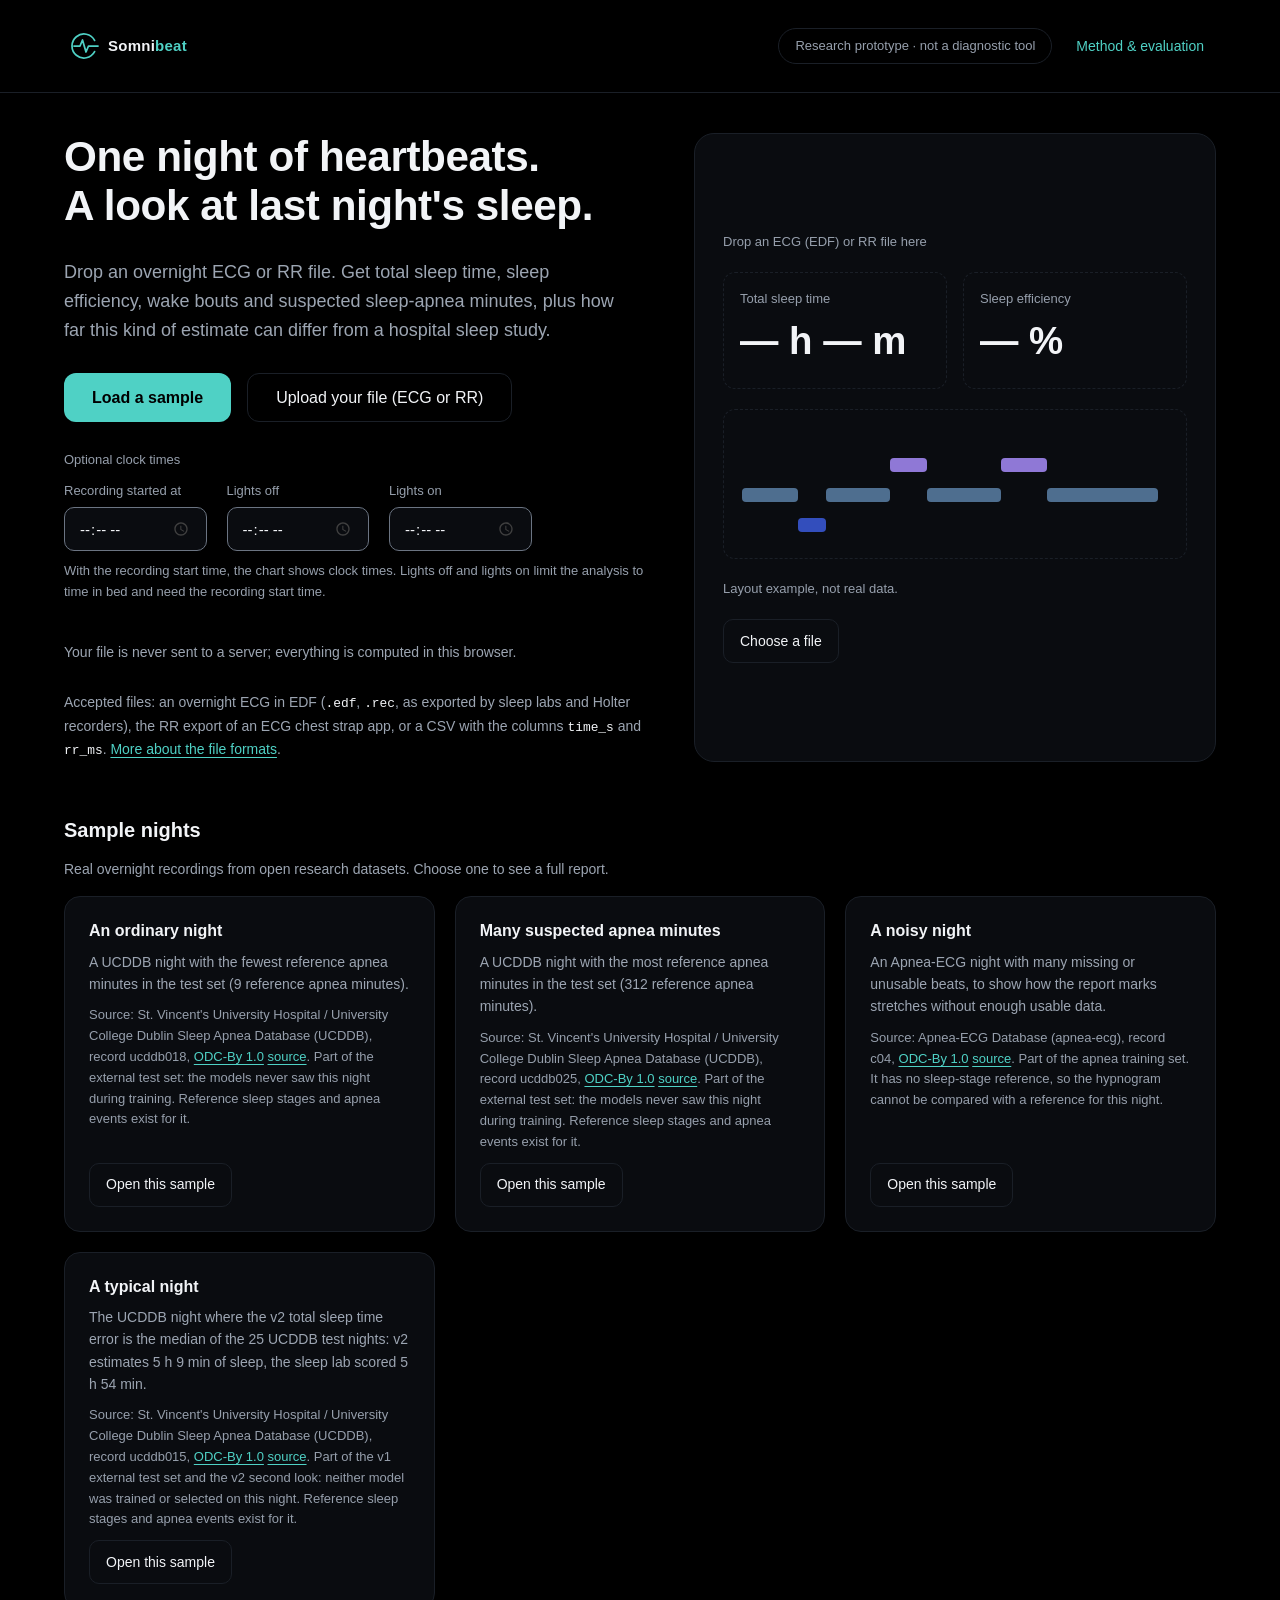
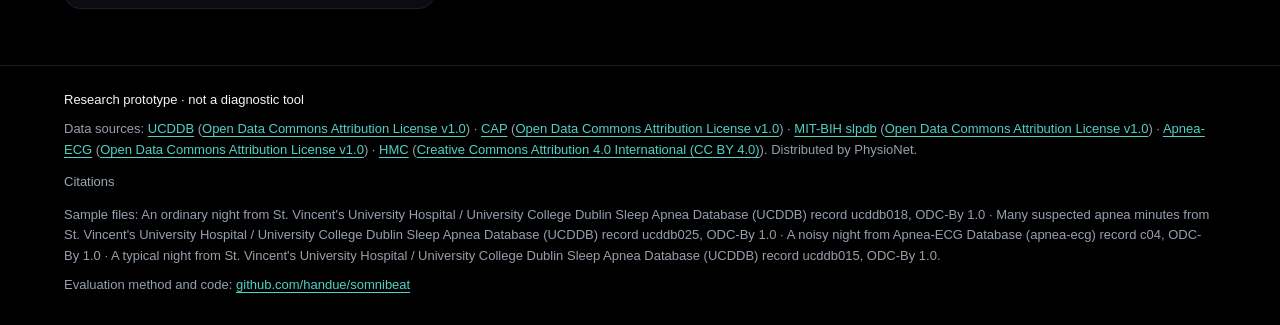
<file: web/index.html>
<!doctype html>
<html lang="en">
<head>
<meta charset="utf-8">
<meta name="viewport" content="width=device-width, initial-scale=1">
<meta name="color-scheme" content="dark">
<meta name="theme-color" content="#000000">
<meta name="description" content="Somnibeat estimates total sleep time, sleep efficiency, wake bouts and suspected apnea minutes from one night of heartbeat (RR) intervals, computed entirely in your browser. Research prototype, not a diagnostic tool.">
<title>Somnibeat</title>
<link rel="icon" href="assets/favicon.svg" type="image/svg+xml">
<link rel="stylesheet" href="css/app.css">
<script type="module" src="js/app.js"></script>
</head>
<body>
<a class="skip-link" href="#main">Skip to content</a>

<header class="site-header">
  <div class="wrap header-row">
    <a class="brand" href="#/" aria-label="Somnibeat, start page">
      <img class="brand-lockup" src="assets/somnibeat-lockup.svg" alt="Somnibeat" width="160" height="40">
    </a>
    <div class="header-right">
      <p class="notice-pill">Research prototype · not a diagnostic tool</p>
      <nav aria-label="Main">
        <a class="nav-link" href="#/method" data-nav="method" aria-label="Method &amp; evaluation"><span class="lbl-long">Method &amp; evaluation</span><span class="lbl-short">Method</span></a>
      </nav>
    </div>
  </div>
</header>

<main id="main" class="wrap" tabindex="-1">

  <!-- 1. Start -->
  <section class="screen screen-start" data-route="start" aria-labelledby="start-title" hidden>
    <div class="hero">
      <div class="hero-copy">
        <h1 id="start-title" tabindex="-1">One night of heartbeats.<br>A look at last night's sleep.</h1>
        <p class="lead">Drop an overnight ECG or RR file. Get total sleep time, sleep efficiency, wake bouts and suspected sleep-apnea minutes, plus how far this kind of estimate can differ from a hospital sleep study.</p>
        <div class="button-row">
          <button type="button" class="btn btn-primary" id="btn-samples">Load a sample</button>
          <button type="button" class="btn btn-secondary" id="btn-upload">Upload your file (ECG or RR)</button>
          <input type="file" id="file-input" accept=".edf,.rec,.csv,.txt,text/csv,text/plain" class="visually-hidden" tabindex="-1" aria-hidden="true">
        </div>
        <fieldset class="clock-fields">
          <legend>Optional clock times</legend>
          <div class="clock-grid">
            <div class="field">
              <label for="clock-start">Recording started at</label>
              <input id="clock-start" type="time" aria-describedby="clock-message clock-help">
            </div>
            <div class="field">
              <label for="clock-off">Lights off</label>
              <input id="clock-off" type="time" aria-describedby="clock-message clock-help">
            </div>
            <div class="field">
              <label for="clock-on">Lights on</label>
              <input id="clock-on" type="time" aria-describedby="clock-message clock-help">
            </div>
          </div>
          <p id="clock-help" class="caption">With the recording start time, the chart shows clock times. Lights off and lights on limit the analysis to time in bed and need the recording start time.</p>
          <p id="clock-message" class="inline-message" role="status" aria-live="polite"></p>
        </fieldset>
        <p class="body-muted small">Your file is never sent to a server; everything is computed in this browser.</p>
        <p class="body-muted small">Accepted files: an overnight ECG in EDF (<code>.edf</code>, <code>.rec</code>, as exported by sleep labs and Holter recorders), the RR export of an ECG chest strap app, or a CSV with the columns <code>time_s</code> and <code>rr_ms</code>. <a href="https://github.com/handue/somnibeat#from-an-ecg-recording-to-the-rr-file" target="_blank" rel="noopener">More about the file formats</a>.</p>
      </div>

      <div class="card drop-zone" id="drop-zone">
        <div class="caption">Drop an ECG (EDF) or RR file here</div>
        <div class="preview-tiles" aria-hidden="true">
          <div class="preview-tile"><div class="caption">Total sleep time</div><div class="preview-value num">— h — m</div></div>
          <div class="preview-tile"><div class="caption">Sleep efficiency</div><div class="preview-value num">— %</div></div>
        </div>
        <div class="preview-chart" aria-hidden="true">
          <span style="--x:4%;--w:12%;--row:2" class="pv pv-light"></span>
          <span style="--x:16%;--w:6%;--row:3" class="pv pv-deep"></span>
          <span style="--x:22%;--w:14%;--row:2" class="pv pv-light"></span>
          <span style="--x:36%;--w:8%;--row:1" class="pv pv-rem"></span>
          <span style="--x:44%;--w:16%;--row:2" class="pv pv-light"></span>
          <span style="--x:60%;--w:10%;--row:1" class="pv pv-rem"></span>
          <span style="--x:70%;--w:24%;--row:2" class="pv pv-light"></span>
        </div>
        <div class="caption">Layout example, not real data.</div>
        <button type="button" class="btn btn-secondary btn-small" id="btn-drop-browse">Choose a file</button>
      </div>
    </div>

    <section class="samples" id="samples" aria-labelledby="samples-title" tabindex="-1">
      <h2 id="samples-title">Sample nights</h2>
      <p class="body-muted small">Real overnight recordings from open research datasets. Choose one to see a full report.</p>
      <div class="sample-grid" id="sample-grid">
        <p class="body-muted small" id="samples-status">Loading samples…</p>
      </div>
    </section>
  </section>

  <!-- 4. Processing -->
  <section class="screen screen-processing" data-route="processing" aria-labelledby="processing-title" hidden>
    <div class="subheader">
      <span class="caption">File: <span class="file-name" data-bind="job-file"></span></span>
    </div>
    <div class="card processing-card">
      <h2 id="processing-title" tabindex="-1">Computing in your browser</h2>
      <p class="body-muted small">Nothing leaves this device. This usually takes a few seconds.</p>
      <div class="progress" role="progressbar" aria-label="Analysis progress" aria-valuemin="0" aria-valuemax="4" aria-valuenow="0" id="progress">
        <div class="progress-fill" id="progress-fill"></div>
      </div>
      <ol class="steps" id="steps" aria-live="polite">
        <li data-step="read" aria-atomic="true"><span>Reading the file</span><span class="step-status">Waiting</span></li>
        <li data-step="ecg" hidden aria-atomic="true"><span>Finding heartbeats in the ECG</span><span class="step-status">Waiting</span></li>
        <li data-step="beats" aria-atomic="true"><span>Finding usable heartbeats</span><span class="step-status">Waiting</span></li>
        <li data-step="features" aria-atomic="true"><span>Computing 30-second and 10-minute features</span><span class="step-status">Waiting</span></li>
        <li data-step="report" aria-atomic="true"><span>Building the report</span><span class="step-status">Waiting</span></li>
      </ol>
      <button type="button" class="btn btn-secondary" id="btn-cancel">Cancel</button>
    </div>
  </section>

  <!-- 2. Report -->
  <section class="screen screen-report" data-route="report" aria-labelledby="report-title" hidden>
    <div class="subheader">
      <h1 id="report-title" class="report-title" tabindex="-1">Night report</h1>
      <div class="subheader-right">
        <span class="caption">File: <span class="file-name" data-bind="report-file"></span></span>
        <a class="btn btn-secondary btn-small" href="#/">Try another file</a>
      </div>
    </div>

    <div class="model-row">
      <p class="model-label" id="model-label">Model: —</p>
      <div class="segmented segmented-model" role="group" aria-label="Model used for this report">
        <button type="button" class="seg seg-model" data-model="v2" aria-pressed="true">v2</button>
        <button type="button" class="seg seg-model" data-model="v1" aria-pressed="false">v1</button>
      </div>
      <p class="caption model-help">Switching recomputes this report in your browser with the other model.</p>
    </div>

    <div class="card disclaimer">
      <p>Research prototype. Do not use it for diagnosis or treatment decisions. The results below can differ from a hospital sleep study.</p>
    </div>

    <div class="warning-banner" id="quality-banner" role="alert" hidden></div>
    <p id="stub-banner" class="warning-banner" hidden>Development stub: these numbers are synthetic, not real results.</p>

    <div class="tiles" id="tiles">
      <div class="card tile tile-hero">
        <h2 class="tile-label">Total sleep time</h2>
        <p class="tile-value num" id="tile-tst">—</p>
        <p class="tile-help" id="tile-tst-help">Time judged asleep between lights off and lights on</p>
      </div>
      <div class="card tile">
        <h2 class="tile-label">Sleep efficiency</h2>
        <p class="tile-value num" id="tile-se">—</p>
        <p class="tile-help">Share of time in bed judged asleep</p>
      </div>
      <div class="card tile">
        <h2 class="tile-label">Wake bouts</h2>
        <p class="tile-value num" id="tile-wake">—</p>
        <p class="tile-help">Number of awake stretches during the night</p>
      </div>
      <div class="card tile">
        <h2 class="tile-label">Suspected apnea</h2>
        <p class="tile-value num" id="tile-apnea">—</p>
        <p class="tile-help">Minutes with suspected breathing events</p>
      </div>
    </div>

    <div class="card chart-card">
      <div class="chart-head">
        <h2>Sleep stages across the night</h2>
        <div class="segmented" role="group" aria-label="Stage detail">
          <button type="button" class="seg" data-mode="sleep_wake" aria-pressed="true" aria-label="Wake / sleep"><span class="lbl-long">Wake / sleep</span><span class="lbl-short">Wake / sleep</span></button>
          <button type="button" class="seg" data-mode="wake_nrem_rem" aria-pressed="false" aria-label="3 stages (experimental)"><span class="lbl-long">3 stages (experimental)</span><span class="lbl-short">3 stages</span></button>
          <button type="button" class="seg" data-mode="four_class" aria-pressed="false" aria-label="4 stages (experimental)"><span class="lbl-long">4 stages (experimental)</span><span class="lbl-short">4 stages</span></button>
        </div>
      </div>
      <p class="series-title series-model" id="series-model" hidden>Somnibeat estimate from heartbeats</p>
      <div class="chart-box" id="hypnogram"></div>
      <div class="compare-lab" id="compare-lab" hidden>
        <p class="series-title series-lab">Sleep lab (polysomnography, scored by experts)</p>
        <div class="chart-box" id="hypnogram-lab"></div>
      </div>
      <ul class="legend" id="legend" aria-label="Chart legend"></ul>
      <section class="compare-summary" id="compare-summary" aria-labelledby="compare-title" hidden>
        <h3 id="compare-title">Compare with the sleep lab</h3>
        <dl class="compare-stats" id="compare-stats"></dl>
        <p class="caption" id="compare-caption"></p>
      </section>
      <p class="caption compare-unavailable" id="compare-unavailable" hidden></p>
      <p class="caption" id="chart-note">Stages are shown by row position and text labels as well as color.</p>
      <p class="caption" id="quality-line"></p>
      <div class="conversion" id="conversion" hidden>
        <p class="caption" id="conversion-line"></p>
        <button type="button" class="btn btn-secondary btn-small" id="btn-save-rr">Save the RR file (CSV)</button>
      </div>
    </div>

    <div class="trust-grid">
      <div class="card trust-card">
        <h2>How far can you trust this?</h2>
        <p class="body-muted small" id="trust-intro">Errors against hospital sleep studies, measured on recordings the model never saw during training.</p>
        <div id="trust-table"></div>
        <h3 class="minor-title">Side by side on the same nights: v2, v1 and a trivial rule</h3>
        <div id="trust-compare"></div>
        <div id="trust-honest"></div>
        <div id="trust-other"></div>
        <a class="text-link" href="#/method">See full method &amp; evaluation</a>
        <h3 class="minor-title" id="trust-ba-title">Total sleep time: estimate vs. sleep study</h3>
        <div class="chart-box" id="trust-ba"></div>
        <h3 class="minor-title">Total sleep time error: v2, v1 and a trivial rule (asleep from lights off)</h3>
        <div class="chart-box" id="trust-bars"></div>
        <p class="caption" id="trust-bars-note"></p>
      </div>
      <div class="card limits-card">
        <h2>Known limitations</h2>
        <ul class="bullets" id="report-limitations"></ul>
        <p class="caption push-bottom">Full evaluation: <a href="#/method">Method &amp; evaluation</a></p>
      </div>
    </div>
  </section>

  <!-- 3. Method & evaluation -->
  <section class="screen screen-method" data-route="method" aria-labelledby="method-title" hidden>
    <div class="subheader">
      <div></div>
      <div class="subheader-right">
        <a class="btn btn-secondary btn-small" href="#/">Try a sample</a>
        <a class="btn btn-secondary btn-small" href="#/report" id="back-to-report" hidden>Back to report</a>
      </div>
    </div>
    <div class="page-intro">
      <h1 id="method-title" tabindex="-1">Method &amp; evaluation</h1>
      <p class="lead">How the report is computed, what it was tested on, and where it can fail.</p>
    </div>

    <div class="card method-block">
      <h2>Pipeline</h2>
      <ol class="pipeline">
        <li><strong>1. RR intervals</strong><span>Time between heartbeats, from your CSV, cleaned of implausible values and artifacts</span></li>
        <li><strong>2. 30-second epochs</strong><span>Mean, variability and change versus neighbouring epochs; v2 adds 10-minute windows around each epoch</span></li>
        <li><strong>3. Classifier</strong><span>Gradient boosting and logistic regression, no deep nets; v2 smooths stages over the whole night</span></li>
        <li><strong>4. Report</strong><span>Sleep time, efficiency, wake bouts, apnea minutes</span></li>
      </ol>
    </div>

    <div class="card method-block">
      <h2>Data</h2>
      <div id="method-datasets"></div>
      <p class="body-muted small">All datasets are open. Most recordings are from sleep-clinic patients, so results may not carry over to healthy sleepers.</p>
    </div>

    <div class="card method-block">
      <h2>Evaluation design (v1)</h2>
      <ul class="bullets">
        <li>Splits are by recording and by subject, so one person never appears on both sides.</li>
        <li>Stage models train on CAP and MIT-BIH and are tested on UCDDB; the apnea model trains on Apnea-ECG and is tested on UCDDB.</li>
        <li>The test set is never used to fit, normalize, select features, pick thresholds or choose models. Each model predicts it once.</li>
        <li>Operating thresholds are fixed on out-of-fold predictions from the training data only.</li>
        <li>Errors are estimate minus reference, with record-level bootstrap 95% intervals and Bland–Altman plots.</li>
        <li>Every model is compared with a trivial rule scored on the same epochs.</li>
        <li>Seeds and configs are fixed; one command rebuilds every number.</li>
      </ul>
    </div>

    <div class="card method-block">
      <h2>v2: chosen on training data, frozen, tested once</h2>
      <div id="method-v2-story"></div>
      <h3 class="minor-title">v2 and v1 on the test sets</h3>
      <div id="method-v2-results"></div>
      <h3 class="minor-title">Suspected apnea minutes</h3>
      <div id="method-v2-apnea"></div>
      <h3 class="minor-title">Excluded recordings</h3>
      <div id="method-v2-excluded"></div>
      <div class="ba-grid">
        <div>
          <h3 class="minor-title">v2 total sleep time on HMC, primary (Bland–Altman)</h3>
          <div class="chart-box" id="method-v2-ba-tst"></div>
        </div>
        <div>
          <h3 class="minor-title">v2 suspected apnea minutes on UCDDB (Bland–Altman)</h3>
          <div class="chart-box" id="method-v2-ba-apnea"></div>
        </div>
      </div>
    </div>

    <div class="card method-block">
      <h2>v1 results, first look (UCDDB)</h2>
      <p class="body-muted small" id="method-results-intro">External test on UCDDB. Lower error is better; higher kappa is better.</p>
      <div id="method-results"></div>
      <div class="ba-grid">
        <div>
          <h3 class="minor-title">v1 total sleep time (Bland–Altman)</h3>
          <div class="chart-box" id="method-ba-tst"></div>
        </div>
        <div>
          <h3 class="minor-title">v1 suspected apnea minutes (Bland–Altman)</h3>
          <div class="chart-box" id="method-ba-apnea"></div>
        </div>
      </div>
    </div>

    <div class="card method-block">
      <h2>R-peak detector validation</h2>
      <div id="method-rpeak"></div>
    </div>

    <div class="card method-block">
      <h2>Who benefits, and who could be harmed</h2>
      <div class="two-col">
        <div class="sub-card">
          <h3>Who may benefit</h3>
          <p>People who already have overnight heart recordings, sleep researchers and clinicians who want a quick first look at sleep from a heartbeat file.</p>
        </div>
        <div class="sub-card">
          <h3>Who could be harmed</h3>
          <p>Someone falsely reassured when apnea is missed, someone needlessly worried by a false alert, or anyone treating this research prototype as a diagnosis. Real heartbeat files should not appear in public videos or screenshots.</p>
        </div>
      </div>
    </div>

    <div class="card method-block">
      <h2>Limitations</h2>
      <ul class="bullets" id="method-limitations"></ul>
    </div>

    <div class="card method-block">
      <h2>Reproduce</h2>
      <pre class="code-block"><code>make reproduce</code></pre>
      <p class="body-muted small">Downloads the datasets, trains, evaluates and rewrites every number on this page.<span class="repo-link" hidden> Code: <a href="#" data-repo-link>source repository</a></span></p>
    </div>
  </section>

  <!-- 5. File problem -->
  <section class="screen screen-problem" data-route="problem" aria-labelledby="problem-title" hidden>
    <div class="subheader">
      <div></div>
      <a class="btn btn-secondary btn-small" href="#/">Back to start</a>
    </div>
    <div class="card problem-card">
      <p class="problem-label">File problem</p>
      <h1 id="problem-title" tabindex="-1">We couldn't use this file</h1>
      <p class="body" id="problem-reason"></p>
      <ul class="bullets" id="problem-requirements">
        <li>The file needs a header row with columns named <code>time_s</code> and <code>rr_ms</code>.</li>
        <li>RR values should be in milliseconds, one row per heartbeat.</li>
        <li><code>time_s</code> is the time of each beat in seconds since the recording started, increasing row by row.</li>
        <li id="problem-min-hours">The recording needs enough hours of beats to make a report.</li>
      </ul>
      <ul class="bullets" id="problem-requirements-ecg" hidden>
        <li>An ECG recording in EDF format (<code>.edf</code> or <code>.rec</code>, 16-bit).</li>
        <li>One channel labelled ECG or EKG (for example <code>ECG</code>, <code>EKG</code>, <code>ECG1-ECG2</code>).</li>
        <li>The ECG sampled at 100 Hz or more, covering at least 2 hours of the night.</li>
      </ul>
      <p class="caption" id="problem-example-caption">Expected format</p>
      <pre class="code-block" id="problem-example"><code>time_s,rr_ms</code></pre>
      <div class="button-row">
        <button type="button" class="btn btn-primary" id="btn-problem-upload">Choose another file</button>
        <button type="button" class="btn btn-secondary" id="btn-problem-samples">Load a sample</button>
      </div>
    </div>
  </section>

  <noscript><p class="card">This page needs JavaScript to compute the report in your browser.</p></noscript>
</main>

<footer class="site-footer">
  <div class="wrap footer-inner">
    <p class="footer-notice">Research prototype · not a diagnostic tool</p>
    <div id="attribution" class="caption"></div>
    <p class="caption repo-link" hidden>Evaluation method and code: <a href="#" data-repo-link>source repository</a></p>
  </div>
</footer>
</body>
</html>
</file>
<file: web/css/app.css>
/*
  Somnibeat stylesheet (hand-written, no external fonts or assets).

  Measured contrast (WCAG 2.x relative luminance):
    #F2F4F7 text   on #000000 = 19.06:1, on card #0A0C10 = 17.76:1
    #8A93A0 (spec muted) on #000000 = 6.76:1, on card #0A0C10 = 6.30:1 -> below the 7:1 target,
                   so text uses the nearest lighter shade instead:
    #969FAC muted  on #000000 =  7.85:1, on card #0A0C10 =  7.32:1 (>= 7:1, AAA).
    #FF5D5D is used only for apnea events (6.98:1 on #000000; chart marks, not body text).
    #9CA5B2 body-muted (paragraph text) on #000000 = 8.44:1, on #0A0C10 = 7.86:1 (>= 7:1, AAA).
    #4FD1C5 accent on #000000 = 11.26:1, on #0A0C10 = 10.49:1; #000000 on #4FD1C5 = 11.26:1.
    #F5A524 on #000000 = 10.29:1.
*/

:root {
  --bg: #000000;
  --card: #0A0C10;
  --border: #1A1F27;
  --input-border: #6B7482;  /* form controls: 4.4:1 on #000, 4.1:1 on #0A0C10 (WCAG 1.4.11) */
  --text: #F2F4F7;
  --muted: #969FAC;
  --body-muted: #9CA5B2;
  --accent: #4FD1C5;
  --accent-hover: #8BE8DE;
  --wake: #F5A524;
  --rem: #A78BFA;
  --light: #5B7FA6;
  --deep: #3B5BDB;
  --apnea: #FF5D5D;
  --radius-lg: 20px;
  --radius-md: 12px;
  --gutter: clamp(20px, 5vw, 72px);
  --font: -apple-system, BlinkMacSystemFont, "Segoe UI", Roboto, Helvetica, Arial, sans-serif;
  --mono: ui-monospace, SFMono-Regular, Menlo, Consolas, monospace;
  color-scheme: dark;
}

*, *::before, *::after { box-sizing: border-box; }

[hidden] { display: none !important; }

html { background: var(--bg); -webkit-text-size-adjust: 100%; }

body {
  margin: 0;
  background: var(--bg);
  color: var(--text);
  font-family: var(--font);
  font-size: 16px;
  line-height: 1.6;
  min-height: 100vh;
  display: flex;
  flex-direction: column;
  overflow-x: hidden;
}

h1, h2, h3 { margin: 0; font-weight: 600; line-height: 1.2; }
h1 { font-size: clamp(30px, 4.4vw, 56px); line-height: 1.15; letter-spacing: -0.01em; text-wrap: balance; }
h2 { font-size: 20px; }
h3 { font-size: 16px; }
p { margin: 0; }
code, pre { font-family: var(--mono); }
code { color: var(--text); font-size: 0.92em; }

a { color: var(--accent); text-underline-offset: 3px; }
a:hover { color: var(--accent-hover); }

:focus { outline: none; }
:focus-visible { outline: 2px solid var(--accent); outline-offset: 3px; border-radius: 6px; }
[tabindex="-1"]:focus-visible { outline: none; }

.visually-hidden {
  position: absolute !important;
  width: 1px; height: 1px; margin: -1px; padding: 0; border: 0;
  overflow: hidden; clip: rect(0 0 0 0); white-space: nowrap;
}

.skip-link {
  position: absolute; left: 16px; top: -60px; z-index: 10;
  background: var(--accent); color: #000000; padding: 12px 16px; border-radius: 10px;
  font-weight: 600; text-decoration: none;
}
.skip-link:focus { top: 12px; color: #000000; }

.wrap { width: 100%; max-width: 1440px; margin: 0 auto; padding-left: var(--gutter); padding-right: var(--gutter); }

.num { font-variant-numeric: tabular-nums; }

.caption { font-size: 13px; color: var(--muted); line-height: 1.6; }
.body-muted { color: var(--body-muted); line-height: 1.6; }
.small { font-size: 14px; }
.lead { font-size: 18px; line-height: 1.6; color: var(--body-muted); max-width: 560px; }

.card {
  background: var(--card);
  border: 1px solid var(--border);
  border-radius: var(--radius-lg);
  padding: 28px;
}

/* Header and footer ------------------------------------------------------ */

.site-header .header-row {
  display: flex; flex-wrap: wrap; gap: 12px 16px; align-items: center; justify-content: space-between;
  padding-top: 24px; padding-bottom: 24px; border-bottom: 1px solid var(--border);
}
.brand { display: inline-flex; align-items: center; gap: 12px; color: var(--text); text-decoration: none; min-height: 44px; }
.brand:hover { color: var(--text); }
.brand-mark { flex: none; }
.brand-lockup { display: block; width: 160px; height: 40px; }
.wordmark { font-size: 18px; font-weight: 600; letter-spacing: 0.02em; }
.wordmark .accent { color: var(--accent); }
.header-right { display: flex; flex-wrap: wrap; gap: 12px; align-items: center; }
.notice-pill {
  font-size: 13px; color: var(--muted); border: 1px solid var(--border); border-radius: 999px; padding: 8px 16px;
  line-height: 1.4;
}
.nav-link {
  display: inline-flex; align-items: center; min-height: 44px; padding: 0 12px; font-size: 14px;
  text-decoration: none; border-radius: 10px;
}
.nav-link[aria-current="page"] { color: var(--text); }

main { flex: 1; padding-top: 40px; padding-bottom: 56px; }

.site-footer { border-top: 1px solid var(--border); }
.footer-inner { padding-top: 24px; padding-bottom: 32px; display: flex; flex-direction: column; gap: 8px; }
.footer-notice { font-size: 13px; color: var(--text); }
.citations summary { cursor: pointer; min-height: 44px; display: inline-flex; align-items: center; color: var(--body-muted); }
.citations ul { margin: 4px 0 0; padding-left: 20px; }

/* Buttons and inputs ----------------------------------------------------- */

.btn {
  display: inline-flex; align-items: center; justify-content: center; gap: 8px;
  font-family: inherit; font-size: 16px; line-height: 1.2; min-height: 48px; padding: 14px 28px;
  border-radius: var(--radius-md); cursor: pointer; text-decoration: none;
  transition: background-color 150ms ease, border-color 150ms ease, color 150ms ease;
}
.btn-primary { background: var(--accent); color: #000000; border: 0; font-weight: 600; }
.btn-primary:hover { background: var(--accent-hover); color: #000000; }
.btn-secondary { background: transparent; color: var(--text); border: 1px solid var(--border); }
.btn-secondary:hover { border-color: #2E3642; color: var(--text); background: #0F1218; }
.btn-small { font-size: 14px; min-height: 44px; padding: 10px 16px; border-radius: 10px; }
.button-row { display: flex; flex-wrap: wrap; gap: 16px; }

.clock-fields { border: 0; margin: 0; padding: 0; min-width: 0; display: flex; flex-direction: column; gap: 10px; }
.clock-fields legend { padding: 0; margin-bottom: 10px; font-size: 13px; color: var(--muted); }
.clock-grid { display: flex; flex-wrap: wrap; gap: 16px 20px; }
.field { display: flex; flex-direction: column; gap: 6px; }
.field label { font-size: 13px; color: var(--muted); }
.field input {
  background: var(--card); color: var(--text); border: 1px solid var(--input-border); border-radius: 10px;
  padding: 10px 14px; font-size: 15px; font-family: inherit; min-height: 44px; min-width: 9.5em;
}
.field input:focus-visible { border-color: var(--accent); outline-offset: 1px; }
.field input::-webkit-calendar-picker-indicator { filter: invert(0.75); }
.inline-message {
  font-size: 14px; color: var(--text); border-left: 3px solid var(--wake); padding: 6px 0 6px 12px;
}

/* Start screen ----------------------------------------------------------- */

.screen { display: flex; flex-direction: column; gap: 28px; }
.screen-start { gap: 56px; }
.hero { display: flex; flex-wrap: wrap; gap: 48px; align-items: stretch; }
.hero-copy { flex: 1 1 480px; min-width: 0; display: flex; flex-direction: column; gap: 28px; justify-content: center; }

.drop-zone {
  flex: 1 1 420px; min-width: 0; display: flex; flex-direction: column; gap: 20px; justify-content: center;
  transition: border-color 150ms ease, background-color 150ms ease;
}
.drop-zone.is-dragover { border-color: var(--accent); background: #0C1416; }
.preview-tiles { display: flex; gap: 16px; }
.preview-tile { flex: 1; min-width: 0; border: 1px dashed var(--border); border-radius: var(--radius-md); padding: 16px; }
.preview-value { font-size: clamp(28px, 3vw, 40px); font-weight: 600; white-space: nowrap; }
.preview-chart { position: relative; height: 150px; border: 1px dashed var(--border); border-radius: var(--radius-md); overflow: hidden; }
.pv { position: absolute; left: var(--x); width: var(--w); top: calc(18px + var(--row) * 30px); height: 14px; border-radius: 4px; opacity: 0.85; }
.pv-light { background: var(--light); }
.pv-deep { background: var(--deep); }
.pv-rem { background: var(--rem); }
.drop-zone .btn { align-self: flex-start; }

.samples { display: flex; flex-direction: column; gap: 16px; }
.samples:focus { outline: none; }
.sample-grid { display: grid; grid-template-columns: repeat(3, minmax(0, 1fr)); gap: 20px; }
.sample-card { padding: 24px; border-radius: 16px; display: flex; flex-direction: column; gap: 10px; }
.sample-card .btn { margin-top: auto; align-self: flex-start; }

/* Shared subheader ------------------------------------------------------- */

.subheader { display: flex; flex-wrap: wrap; gap: 12px 16px; align-items: center; justify-content: space-between; }
.subheader-right { display: flex; flex-wrap: wrap; gap: 12px; align-items: center; }
.report-title { font-size: 28px; }
.file-name { color: var(--text); overflow-wrap: anywhere; }
.page-intro { display: flex; flex-direction: column; gap: 12px; }

/* Processing ------------------------------------------------------------- */

.processing-card { width: 100%; max-width: 560px; align-self: center; display: flex; flex-direction: column; gap: 16px; margin: 40px 0; }
.progress { height: 10px; background: var(--border); border-radius: 5px; overflow: hidden; }
.progress-fill { height: 100%; width: 0; background: var(--accent); border-radius: 5px; transition: width 300ms ease; }
.steps { list-style: none; margin: 0; padding: 0; }
.steps li { display: flex; justify-content: space-between; gap: 12px; padding: 14px 0; border-top: 1px solid var(--border); font-size: 15px; }
.step-status { color: var(--muted); }
.steps li[data-status="done"] .step-status { color: var(--accent); }
.steps li[data-status="running"] .step-status { color: var(--text); }
.processing-card .btn { align-self: flex-start; }

/* Report ----------------------------------------------------------------- */

.disclaimer { padding: 14px 20px; border-radius: var(--radius-md); }
.disclaimer p { font-size: 14px; color: var(--body-muted); }

.warning-banner {
  background: var(--bg); border: 1px solid var(--wake); border-radius: var(--radius-md);
  padding: 16px 20px; display: flex; flex-direction: column; gap: 6px; font-size: 14px;
}
.banner-title { font-size: 15px; font-weight: 600; }
.warning-banner .bullets { margin-top: 4px; }

.tiles { display: flex; flex-wrap: wrap; gap: 20px; }
.tile { flex: 1 1 240px; min-width: 0; display: flex; flex-direction: column; gap: 10px; }
.tile-hero { flex: 1.4 1 300px; }
.tile-label { font-size: 14px; font-weight: 400; color: var(--muted); }
.tile-value {
  font-size: 56px; font-weight: 600; line-height: 1.05; font-variant-numeric: tabular-nums;
  letter-spacing: -0.02em; white-space: nowrap;
}
.tile-hero .tile-value { font-size: 72px; }
.tile-value .unit { font-size: 0.42em; font-weight: 500; color: var(--body-muted); margin-left: 0.12em; letter-spacing: 0; }
.tile-help { font-size: 13px; color: var(--muted); line-height: 1.5; }

.chart-card { display: flex; flex-direction: column; gap: 20px; }
.chart-head { display: flex; flex-wrap: wrap; gap: 12px; align-items: center; justify-content: space-between; }
.segmented { display: flex; flex-wrap: wrap; gap: 8px; }
.seg {
  font-family: inherit; font-size: 14px; min-height: 44px; padding: 10px 16px; border-radius: 999px; cursor: pointer;
  background: transparent; color: var(--text); border: 1px solid var(--border);
  transition: background-color 150ms ease, color 150ms ease;
}
.seg:hover { border-color: #2E3642; }
.seg[aria-pressed="true"] { background: var(--accent); color: #000000; border-color: var(--accent); font-weight: 600; }
.lbl-short { display: none; }

.chart-box { width: 100%; min-width: 0; overflow: hidden; }
.chart-svg { display: block; max-width: 100%; height: auto; font-family: var(--font); }
.chart-svg text { font-family: var(--font); }

.reveal { animation: reveal 1s cubic-bezier(0.33, 0.0, 0.2, 1) both; }
@keyframes reveal {
  from { clip-path: inset(0 100% 0 0); }
  to { clip-path: inset(0 0 0 0); }
}
@media (prefers-reduced-motion: reduce) {
  .reveal { animation: none; }
  * { transition: none !important; scroll-behavior: auto !important; }
}

.legend { list-style: none; margin: 0; padding: 0; display: flex; flex-wrap: wrap; gap: 8px 20px; }
.legend li { display: flex; align-items: center; gap: 8px; font-size: 13px; color: var(--muted); }
.swatch { width: 14px; height: 14px; border-radius: 3px; flex: none; }
.swatch-hatch {
  background: repeating-linear-gradient(45deg, #7A8494 0 3px, #000000 3px 6px);
  border: 1px solid var(--border);
}

.trust-grid { display: flex; flex-wrap: wrap; gap: 20px; align-items: stretch; }
.trust-card { flex: 1.4 1 560px; min-width: 0; display: flex; flex-direction: column; gap: 16px; }
.limits-card { flex: 1 1 340px; min-width: 0; display: flex; flex-direction: column; gap: 16px; }
.push-bottom { margin-top: auto; }
.minor-title { font-size: 14px; font-weight: 500; color: var(--muted); margin-top: 8px; }
.text-link { font-size: 14px; align-self: flex-start; min-height: 44px; display: inline-flex; align-items: center; }

.bullets { margin: 0; padding-left: 20px; display: flex; flex-direction: column; gap: 10px; color: var(--body-muted); font-size: 15px; line-height: 1.6; }
.bullets.small { font-size: 14px; gap: 6px; }

/* Tables ----------------------------------------------------------------- */

.table-wrap { width: 100%; overflow-x: auto; }
.data-table { width: 100%; border-collapse: collapse; font-size: 14px; }
.data-table th, .data-table td { text-align: left; vertical-align: top; padding: 12px 12px 12px 0; border-top: 1px solid var(--border); }
.data-table thead th { border-top: 0; padding-top: 0; font-size: 12px; font-weight: 500; color: var(--muted); }
.data-table tbody th { font-weight: 400; color: var(--text); }
.data-table td { color: var(--text); }
.data-table td.num { font-variant-numeric: tabular-nums; white-space: nowrap; }
.cell-value { display: block; font-size: 16px; font-weight: 600; }
.cell-ci { display: block; font-size: 12px; color: var(--muted); font-weight: 400; }
.unit-note { color: var(--muted); font-size: 12px; }
.group-row th { font-size: 13px; font-weight: 600; color: var(--accent); padding-top: 20px; border-top: 0; }
.group-secondary .group-row th { color: var(--body-muted); }
.group-secondary td { color: var(--body-muted); }
.group-secondary th[scope="row"] { color: var(--body-muted); }

/* Method ----------------------------------------------------------------- */

.method-block { display: flex; flex-direction: column; gap: 16px; }
.pipeline { list-style: none; margin: 0; padding: 0; display: grid; grid-template-columns: repeat(4, minmax(0, 1fr)); gap: 16px; counter-reset: none; }
.pipeline li {
  border: 1px solid var(--border); border-radius: var(--radius-md); padding: 16px; display: flex; flex-direction: column; gap: 6px;
  position: relative; background: var(--bg);
}
.pipeline li + li::before {
  content: "\2192"; position: absolute; left: -14px; top: 50%; transform: translate(-50%, -50%); color: var(--muted); font-size: 14px;
}
.pipeline strong { font-weight: 600; font-size: 15px; }
.pipeline span { font-size: 13px; color: var(--body-muted); line-height: 1.5; }
.ba-grid { display: grid; grid-template-columns: repeat(2, minmax(0, 1fr)); gap: 24px; }
.two-col { display: grid; grid-template-columns: repeat(2, minmax(0, 1fr)); gap: 16px; }
.sub-card { border: 1px solid var(--border); border-radius: var(--radius-md); padding: 20px; background: var(--bg); display: flex; flex-direction: column; gap: 8px; }
.sub-card p { color: var(--body-muted); font-size: 14px; }
.code-block {
  margin: 0; background: var(--bg); border: 1px solid var(--border); border-radius: var(--radius-md); padding: 16px;
  font-size: 14px; color: var(--text); overflow-x: auto; white-space: pre;
}

/* Problem ---------------------------------------------------------------- */

.problem-card { max-width: 760px; display: flex; flex-direction: column; gap: 16px; }
.problem-card h1 { font-size: 28px; }
.problem-label { font-size: 13px; font-weight: 600; color: var(--text); }
.problem-card .body { font-size: 15px; color: var(--text); overflow-wrap: anywhere; }

/* Tablet ----------------------------------------------------------------- */

@media (max-width: 900px) {
  .sample-grid { grid-template-columns: minmax(0, 1fr); }
  .pipeline { grid-template-columns: repeat(2, minmax(0, 1fr)); }
  .pipeline li + li::before { display: none; }
  .ba-grid, .two-col { grid-template-columns: minmax(0, 1fr); }
}

/* Phone (screens 6 and 7) ------------------------------------------------ */

@media (max-width: 480px) {
  :root { --gutter: 16px; }
  body { font-size: 15px; }
  main { padding-top: 24px; padding-bottom: 40px; }
  .site-header .header-row { padding-top: 16px; padding-bottom: 16px; }
  .brand-mark { width: 28px; height: 28px; }
  .brand-lockup { width: 136px; height: 34px; }
  .wordmark { font-size: 17px; }
  .header-right { width: 100%; justify-content: space-between; }
  .notice-pill { font-size: 12px; padding: 6px 12px; }
  .header-right { flex-wrap: nowrap; gap: 8px; }
  .nav-link { padding: 0 4px; flex: none; }
  .screen { gap: 20px; }
  .screen-start { gap: 36px; }
  .hero { gap: 28px; }
  .hero-copy { gap: 20px; flex-basis: 100%; }
  h1 { font-size: 30px; }
  .lead { font-size: 16px; }
  .button-row { flex-direction: column; gap: 12px; }
  .button-row .btn { width: 100%; }
  .clock-grid { gap: 12px; }
  .field { flex: 1 1 calc(50% - 6px); min-width: 0; }
  .field input { min-width: 0; width: 100%; }
  .card { padding: 20px; border-radius: 16px; }
  .drop-zone { flex-basis: 100%; }
  .preview-chart { height: 120px; }
  .pv { top: calc(12px + var(--row) * 24px); }
  .tile { flex-basis: 100%; }
  .tile-hero .tile-value { font-size: 56px; }
  .tile-value { font-size: 40px; }
  .report-title { font-size: 24px; }
  .problem-card h1 { font-size: 24px; }
  .seg { padding: 10px 8px; font-size: 13px; flex: 1 1 0; white-space: nowrap; }
  .segmented { width: 100%; flex-wrap: nowrap; }
  .lbl-long { display: none; }
  .lbl-short { display: inline; }
  .trust-card, .limits-card { flex-basis: 100%; }
  .pipeline { grid-template-columns: minmax(0, 1fr); }

  /* Tables become stacked label/value rows: no horizontal scroll on phones. */
  .stack-on-mobile thead { position: absolute; width: 1px; height: 1px; overflow: hidden; clip: rect(0 0 0 0); }
  .stack-on-mobile, .stack-on-mobile tbody, .stack-on-mobile tr, .stack-on-mobile th, .stack-on-mobile td { display: block; width: 100%; }
  .stack-on-mobile tr { border-top: 1px solid var(--border); padding: 10px 0; }
  .stack-on-mobile th, .stack-on-mobile td { border-top: 0; padding: 2px 0; }
  .stack-on-mobile tbody th[scope="row"] { font-weight: 600; padding-bottom: 6px; }
  .stack-on-mobile td[data-label] { display: flex; justify-content: space-between; gap: 12px; white-space: normal; }
  .stack-on-mobile td[data-label]::before { content: attr(data-label); color: var(--muted); font-size: 12px; flex: 0 1 50%; text-align: left; }
  .stack-on-mobile td.num { text-align: right; }
  .stack-on-mobile td.num .cell-value, .stack-on-mobile td.num .cell-ci { text-align: right; }
  .stack-on-mobile .group-row { border-top: 0; }
  .stack-on-mobile .group-row th { padding-top: 16px; }
}

/* Start headline: each sentence stays on one line at desktop widths. */
#start-title { font-size: clamp(30px, 3.3vw, 46px); }

/* Sleep lab comparison (UCDDB samples only) ------------------------------ */
/* Text colors reuse --text (17.76:1 on card) and --muted (7.32:1 on card). */

.series-title {
  font-size: 14px; font-weight: 600; color: var(--text); line-height: 1.4;
  padding-left: 10px; border-left: 3px solid var(--accent); margin-bottom: -8px;
}
.series-lab { border-left-color: var(--muted); }
.compare-lab { display: flex; flex-direction: column; gap: 20px; }
.swatch-gap { background: transparent; border: 1px dashed var(--muted); }

.compare-summary {
  display: flex; flex-direction: column; gap: 12px;
  border-top: 1px solid var(--border); padding-top: 20px;
}
.compare-summary h3 { font-size: 16px; }
.compare-stats { margin: 0; display: grid; grid-template-columns: repeat(3, minmax(0, 1fr)); gap: 16px; }
.compare-stat {
  border: 1px solid var(--border); border-radius: var(--radius-md); padding: 16px; background: var(--bg);
  display: flex; flex-direction: column; gap: 6px; min-width: 0;
}
.compare-stat dt { font-size: 13px; color: var(--muted); }
.compare-stat dd { margin: 0; }
.compare-value { font-size: 28px; font-weight: 600; line-height: 1.1; font-variant-numeric: tabular-nums; white-space: nowrap; }
.compare-value .unit { font-size: 0.55em; font-weight: 500; color: var(--body-muted); margin-left: 0.12em; }
.compare-pair { display: grid; grid-template-columns: auto 1fr; gap: 2px 10px; font-size: 14px; align-items: baseline; }
.compare-pair .who { color: var(--muted); font-size: 13px; }
.compare-pair .val { color: var(--text); font-weight: 600; font-variant-numeric: tabular-nums; }
.compare-stat .help { font-size: 13px; color: var(--muted); line-height: 1.5; }
.compare-unavailable { border-left: 3px solid var(--border); padding-left: 10px; }

@media (max-width: 900px) {
  .compare-stats { grid-template-columns: minmax(0, 1fr); }
}
@media (max-width: 480px) {
  .compare-value { font-size: 24px; }
  .series-title { font-size: 13px; }
}

/* Model line on the report (v2 / v1) ------------------------------------- */
/* Text colors reuse --text (19.06:1 on #000000) and --muted (7.85:1 on #000000). */

.model-row { display: flex; flex-wrap: wrap; align-items: center; gap: 8px 16px; }
.model-label { font-size: 14px; font-weight: 600; color: var(--text); }
.segmented-model .seg { min-width: 56px; }
.model-help { flex: 1 1 260px; }

/* Honest summary and comparison columns ---------------------------------- */
/* Text uses --text and --body-muted (7.86:1 on card); the border is decoration only. */

.honest-box {
  display: flex; flex-direction: column; gap: 8px;
  border-left: 3px solid var(--muted); padding-left: 12px;
  font-size: 14px; color: var(--body-muted); line-height: 1.6;
}
.honest-box strong { color: var(--text); font-weight: 600; }
.data-table td.is-current .cell-value { color: var(--accent); }
#method-v2-results { display: flex; flex-direction: column; gap: 12px; }

@media (max-width: 480px) {
  .segmented-model { width: auto; }
  .segmented-model .seg { flex: 0 0 auto; padding: 10px 16px; }
  .model-help { flex-basis: 100%; }
}
#method-v2-story code { overflow-wrap: anywhere; word-break: break-word; }

/* RR file made in the browser from an EDF or RR export */
.conversion { display: flex; flex-wrap: wrap; align-items: center; gap: 8px 16px; margin-top: 8px; }
.conversion .caption { margin: 0; flex: 1 1 320px; }

.inline-message:empty { padding: 0; margin: 0; border: 0; min-height: 0; }
</file>
